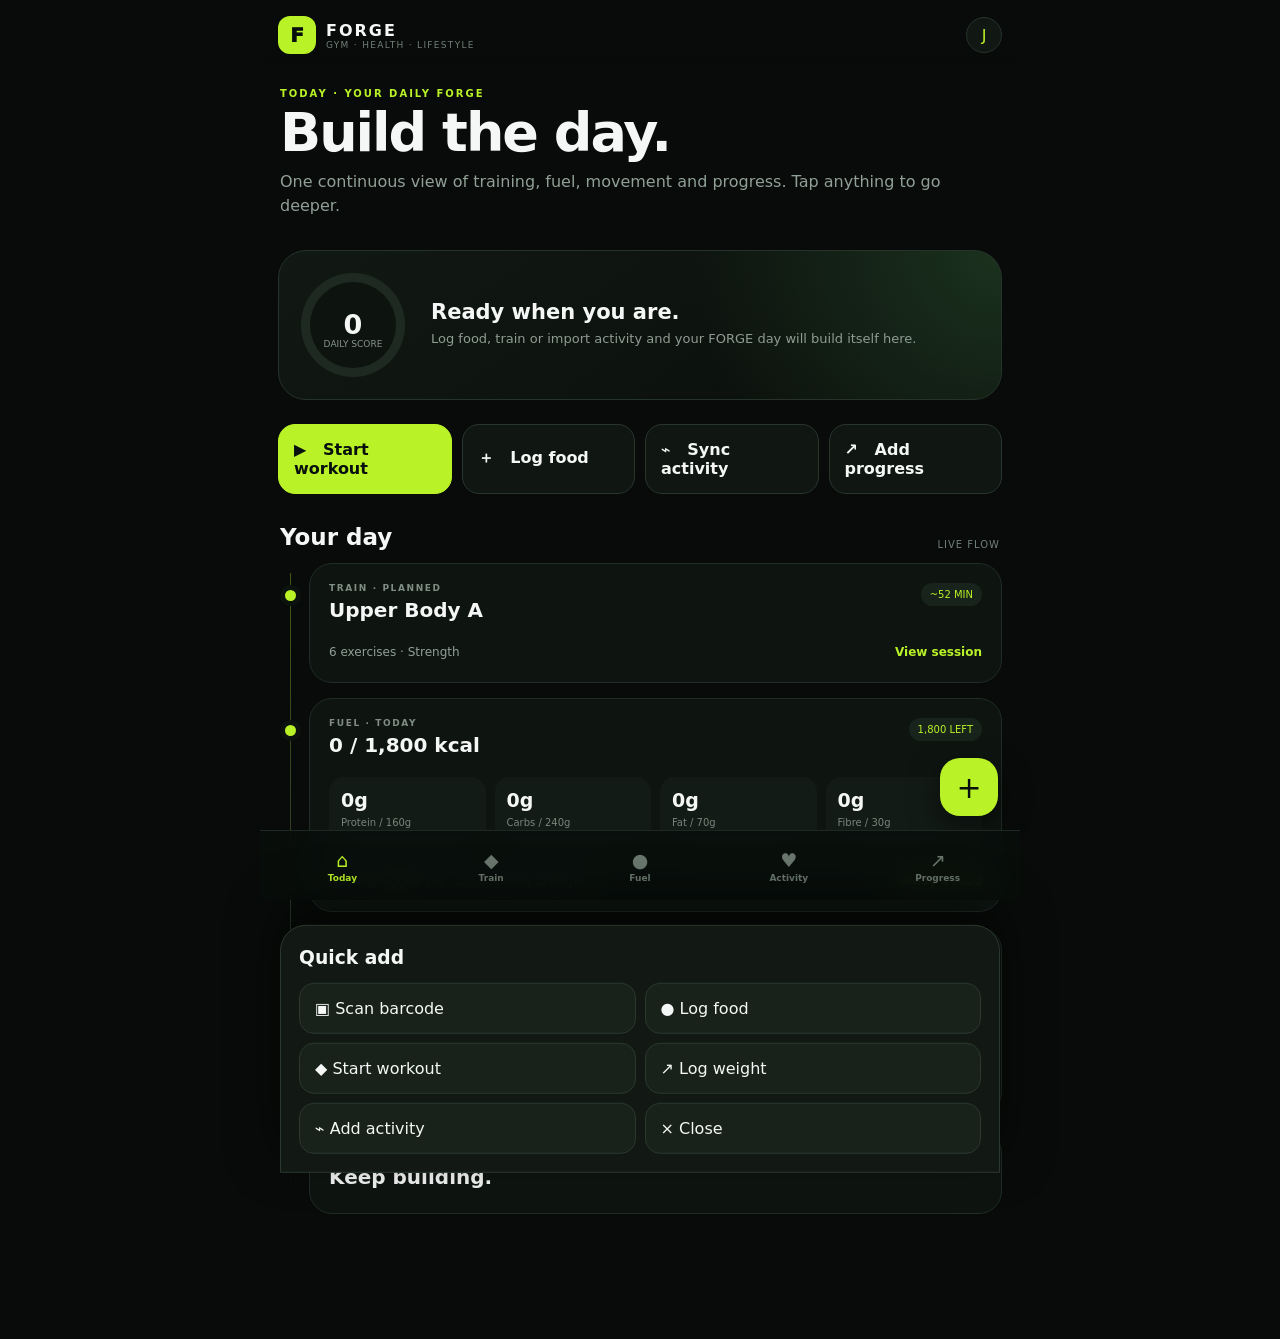
<file: forge-live.html>
<!doctype html><html lang="en-GB"><head><meta charset="utf-8"><meta name="viewport" content="width=device-width,initial-scale=1,viewport-fit=cover"><meta name="theme-color" content="#080b09"><title>FORGE</title><script>location.replace('./forge.html?v=5')</script></head><body style="margin:0;background:#080b09;color:#fff;font-family:system-ui;padding:24px">Opening FORGE…</body></html>
</file>
